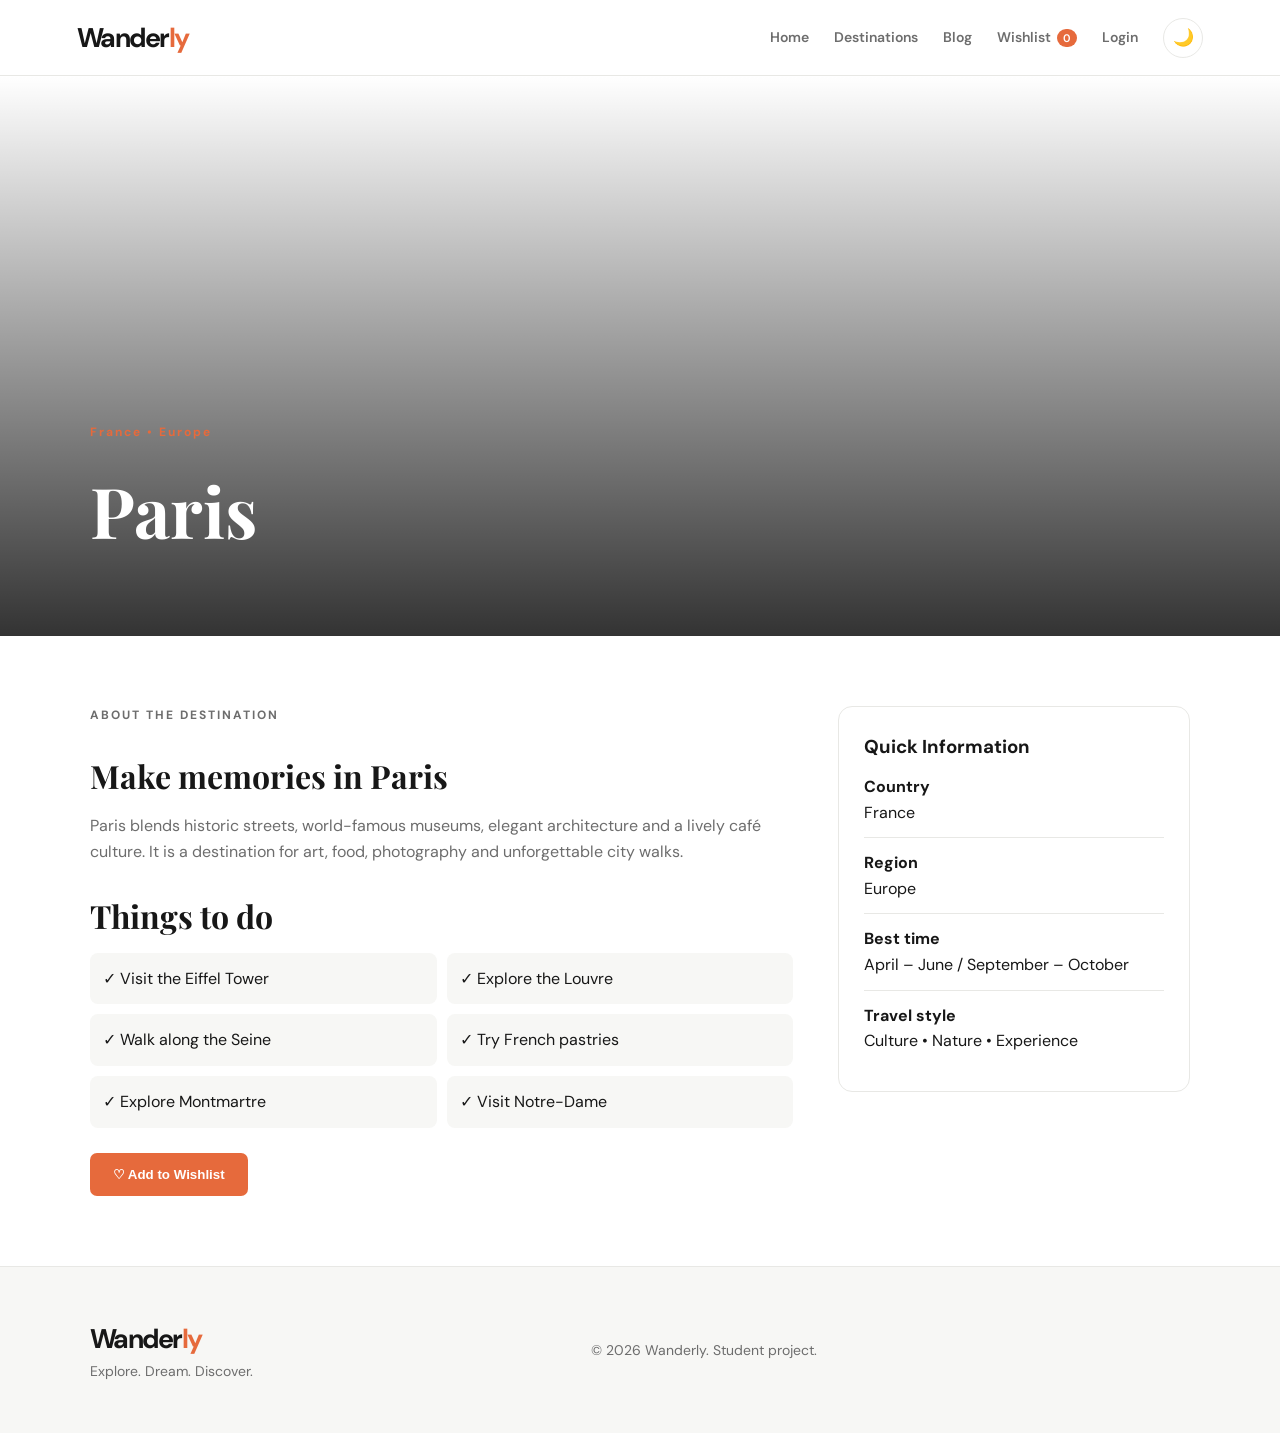
<file: destination-details.html>
<!DOCTYPE html>
<html lang="en">
<head><meta charset="UTF-8"><meta name="viewport" content="width=device-width, initial-scale=1.0"><title>Destination | Wanderly</title><link rel="stylesheet" href="css/style.css"></head>
<body>
<header class="navbar"><a class="logo" href="index.html">Wander<span>ly</span></a><button class="menu-toggle" id="menuToggle">☰</button><nav id="navMenu"><a href="index.html">Home</a><a href="destinations.html">Destinations</a><a href="blog.html">Blog</a><a href="wishlist.html">Wishlist <span id="wishCount" class="count">0</span></a><a href="login.html">Login</a><button id="themeToggle" class="theme-btn">🌙</button></nav></header>
<main id="detailsPage"></main>
<footer class="footer"><div><a class="logo" href="index.html">Wander<span>ly</span></a><p>Explore. Dream. Discover.</p></div><p class="copyright">© 2026 Wanderly. Student project.</p></footer>
<script src="js/script.js"></script>
<script src="js/wishlist.js"></script>
<script src="js/destinations.js"></script>
</body></html>
</file>
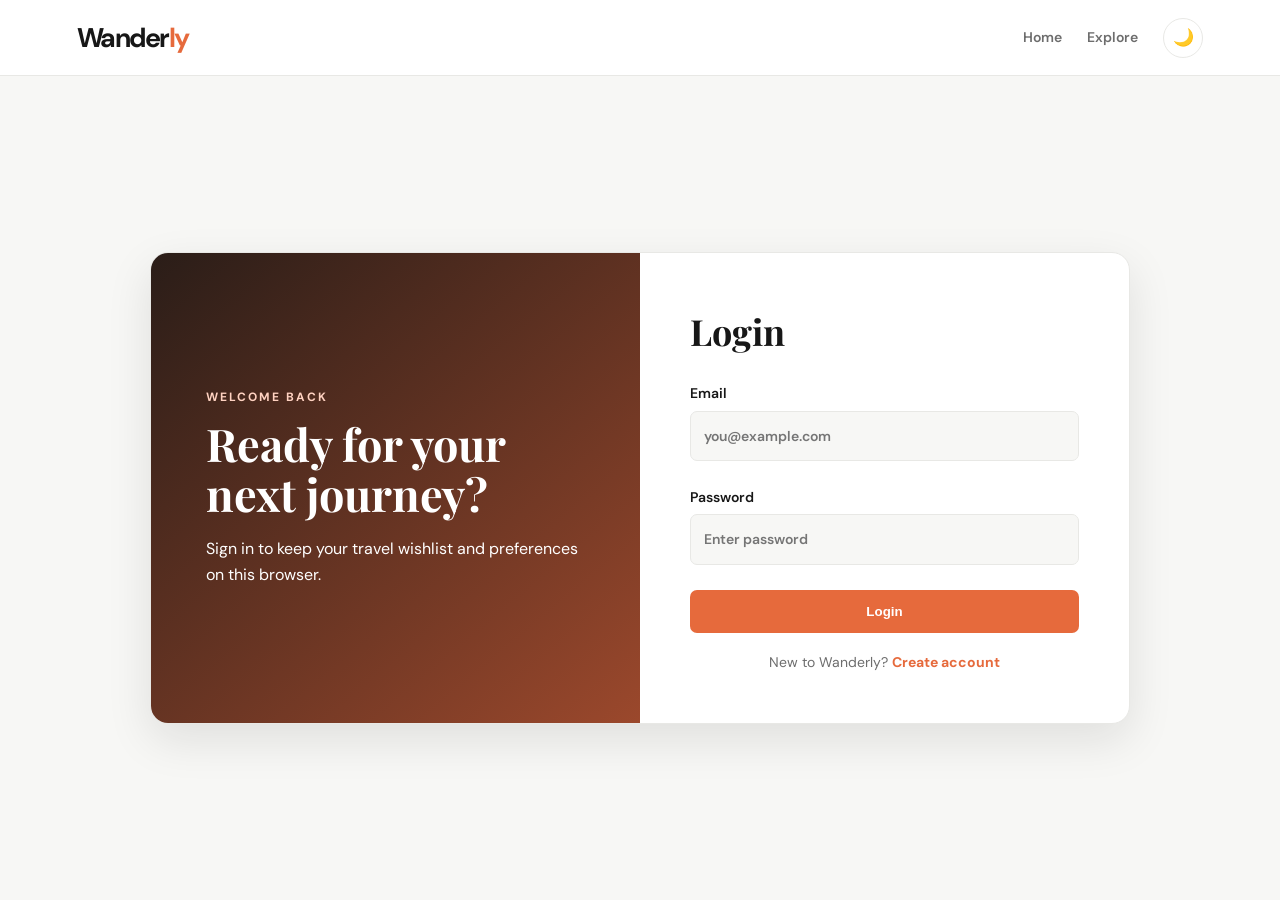
<file: login.html>
<!DOCTYPE html>
<html lang="en">
<head><meta charset="UTF-8"><meta name="viewport" content="width=device-width, initial-scale=1.0"><title>Login | Wanderly</title><link rel="stylesheet" href="css/style.css"></head>
<body class="auth-page">
<header class="navbar"><a class="logo" href="index.html">Wander<span>ly</span></a><nav><a href="index.html">Home</a><a href="destinations.html">Explore</a><button id="themeToggle" class="theme-btn">🌙</button></nav></header>
<main class="auth-wrap"><div class="auth-card"><div class="auth-side"><p class="eyebrow">WELCOME BACK</p><h1>Ready for your next journey?</h1><p>Sign in to keep your travel wishlist and preferences on this browser.</p></div><form id="loginForm" class="auth-form" novalidate><h2>Login</h2><label>Email<input id="loginEmail" type="email" placeholder="you@example.com"></label><small class="error" id="loginEmailError"></small><label>Password<input id="loginPassword" type="password" placeholder="Enter password"></label><small class="error" id="loginPasswordError"></small><button class="btn primary full" type="submit">Login</button><p id="loginMessage" class="form-message"></p><p class="switch">New to Wanderly? <a href="signup.html">Create account</a></p></form></div></main>
<script src="js/script.js"></script>
<script src="js/wishlist.js"></script>
<script src="js/validation.js"></script>
<script src="js/auth.js"></script>
</body></html>
</file>
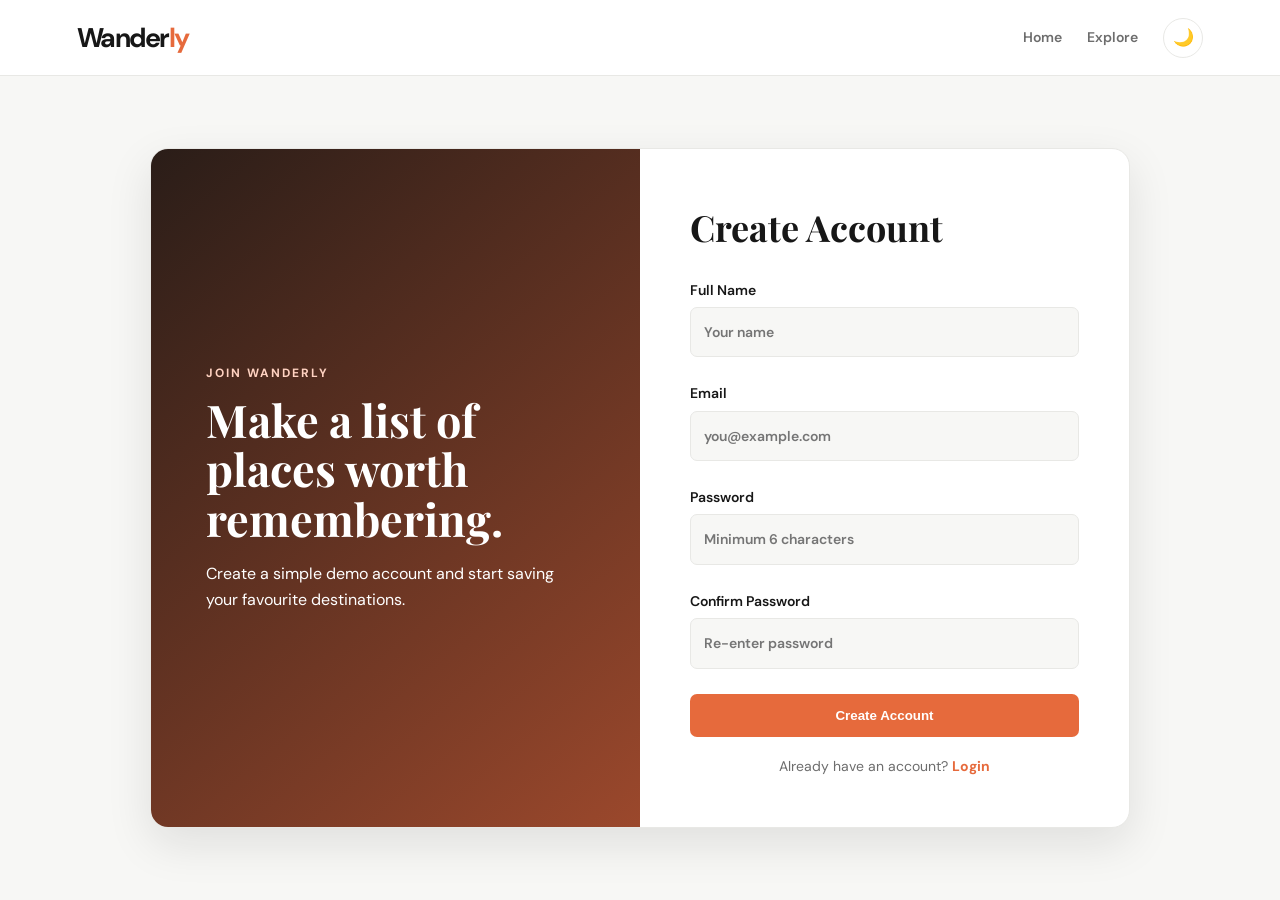
<file: signup.html>
<!DOCTYPE html>
<html lang="en">
<head><meta charset="UTF-8"><meta name="viewport" content="width=device-width, initial-scale=1.0"><title>Sign Up | Wanderly</title><link rel="stylesheet" href="css/style.css"></head>
<body class="auth-page">
<header class="navbar"><a class="logo" href="index.html">Wander<span>ly</span></a><nav><a href="index.html">Home</a><a href="destinations.html">Explore</a><button id="themeToggle" class="theme-btn">🌙</button></nav></header>
<main class="auth-wrap"><div class="auth-card"><div class="auth-side"><p class="eyebrow">JOIN WANDERLY</p><h1>Make a list of places worth remembering.</h1><p>Create a simple demo account and start saving your favourite destinations.</p></div><form id="signupForm" class="auth-form" novalidate><h2>Create Account</h2><label>Full Name<input id="signupName" type="text" placeholder="Your name"></label><small class="error" id="signupNameError"></small><label>Email<input id="signupEmail" type="email" placeholder="you@example.com"></label><small class="error" id="signupEmailError"></small><label>Password<input id="signupPassword" type="password" placeholder="Minimum 6 characters"></label><small class="error" id="signupPasswordError"></small><label>Confirm Password<input id="signupConfirm" type="password" placeholder="Re-enter password"></label><small class="error" id="signupConfirmError"></small><button class="btn primary full" type="submit">Create Account</button><p id="signupMessage" class="form-message"></p><p class="switch">Already have an account? <a href="login.html">Login</a></p></form></div></main>
<script src="js/script.js"></script>
<script src="js/wishlist.js"></script>
<script src="js/validation.js"></script>
<script src="js/auth.js"></script>
</body></html>
</file>
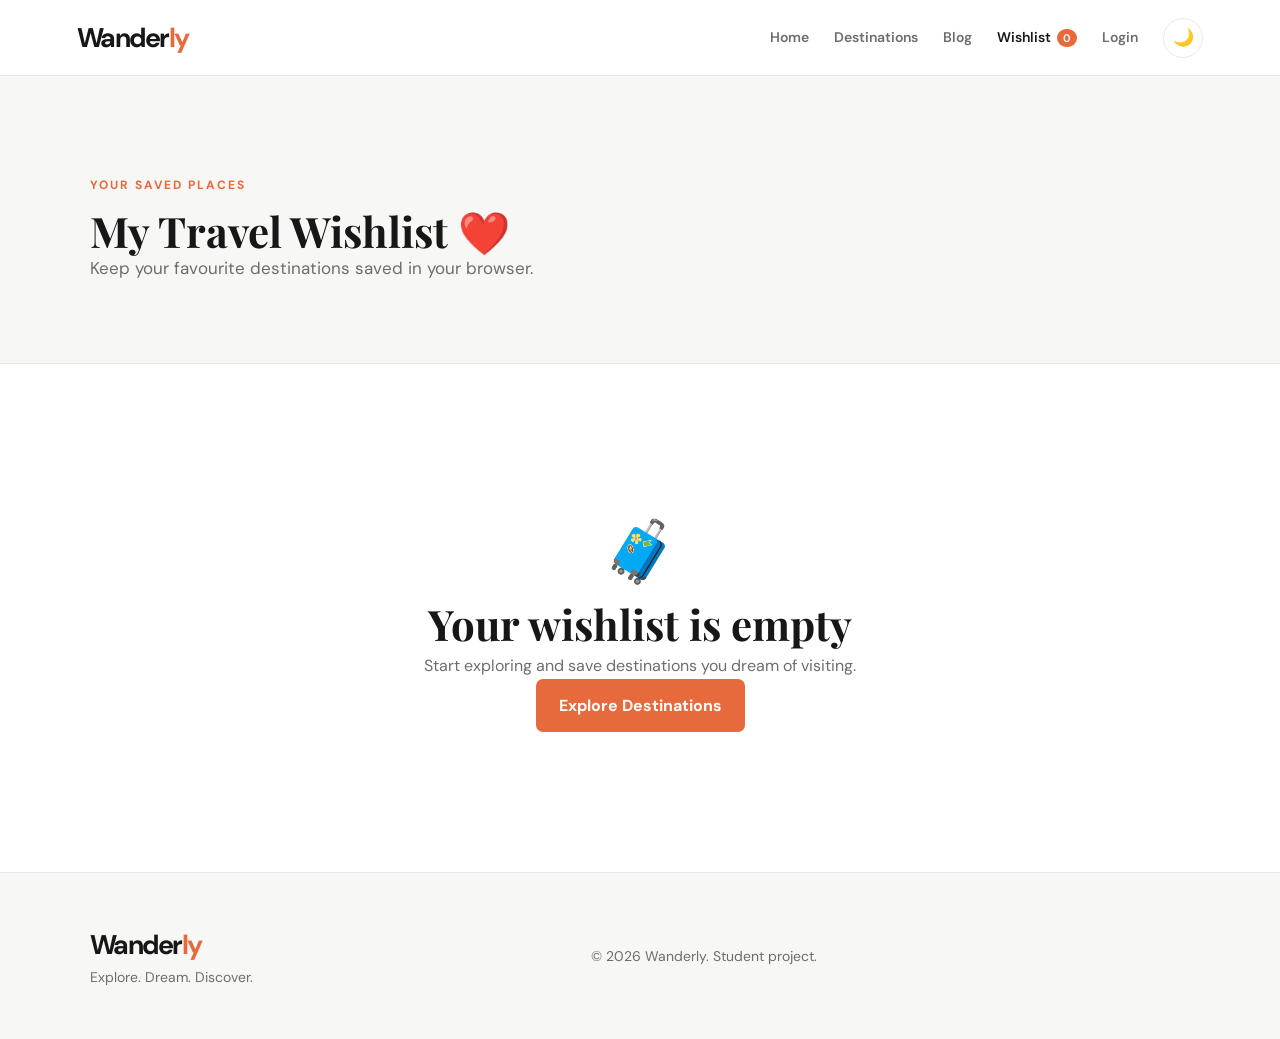
<file: wishlist.html>
<!DOCTYPE html>
<html lang="en">
<head><meta charset="UTF-8"><meta name="viewport" content="width=device-width, initial-scale=1.0"><title>My Wishlist | Wanderly</title><link rel="stylesheet" href="css/style.css"></head>
<body>
<header class="navbar"><a class="logo" href="index.html">Wander<span>ly</span></a><button class="menu-toggle" id="menuToggle">☰</button><nav id="navMenu"><a href="index.html">Home</a><a href="destinations.html">Destinations</a><a href="blog.html">Blog</a><a class="active" href="wishlist.html">Wishlist <span id="wishCount" class="count">0</span></a><a href="login.html">Login</a><button id="themeToggle" class="theme-btn">🌙</button></nav></header>
<main>
<section class="page-hero"><p class="eyebrow">YOUR SAVED PLACES</p><h1>My Travel Wishlist ❤️</h1><p>Keep your favourite destinations saved in your browser.</p></section>
<section class="section"><div class="destination-grid" id="wishlistGrid"></div><div id="emptyWishlist" class="empty-wishlist hidden"><div>🧳</div><h2>Your wishlist is empty</h2><p>Start exploring and save destinations you dream of visiting.</p><a href="destinations.html" class="btn primary">Explore Destinations</a></div></section>
</main>
<footer class="footer"><div><a class="logo" href="index.html">Wander<span>ly</span></a><p>Explore. Dream. Discover.</p></div><p class="copyright">© 2026 Wanderly. Student project.</p></footer>
<script src="js/script.js"></script>
<script src="js/wishlist.js"></script>
<script src="js/destinations.js"></script>
</body></html>
</file>
<file: css/style.css>
@import url('https://fonts.googleapis.com/css2?family=DM+Sans:wght@400;500;600;700&family=Playfair+Display:wght@600;700&display=swap');

:root{--bg:#fff;--surface:#f7f7f5;--card:#fff;--text:#171717;--muted:#6d6d6d;--border:#e8e8e5;--accent:#e66a3c;--accent2:#b84b27;--nav:rgba(255,255,255,.92);--shadow:0 16px 45px rgba(20,20,20,.10)}
body.dark{--bg:#111315;--surface:#191c1f;--card:#1d2124;--text:#f5f5f2;--muted:#a9abad;--border:#303438;--nav:rgba(17,19,21,.94);--shadow:0 16px 45px rgba(0,0,0,.28)}
*{box-sizing:border-box;margin:0;padding:0}html{scroll-behavior:smooth}body{font-family:'DM Sans',sans-serif;background:var(--bg);color:var(--text);line-height:1.6;transition:.25s}a{text-decoration:none;color:inherit}img{display:block;width:100%}.navbar{height:76px;padding:0 6%;display:flex;align-items:center;justify-content:space-between;position:sticky;top:0;z-index:20;background:var(--nav);backdrop-filter:blur(12px);border-bottom:1px solid var(--border)}.logo{font-size:27px;font-weight:700;letter-spacing:-1.5px}.logo span{color:var(--accent)}nav{display:flex;align-items:center;gap:25px}nav a{font-size:14px;font-weight:600;color:var(--muted);transition:.2s}nav a:hover,nav a.active{color:var(--text)}.theme-btn,.menu-toggle{border:1px solid var(--border);background:var(--card);color:var(--text);border-radius:50%;width:40px;height:40px;cursor:pointer;font-size:17px}.menu-toggle{display:none;border-radius:9px}.count{font-size:11px;background:var(--accent);color:#fff;border-radius:20px;padding:2px 6px;margin-left:3px}.hero{min-height:650px;display:flex;align-items:center;padding:80px 8%;background:linear-gradient(90deg,rgba(10,14,20,.78),rgba(10,14,20,.28)),url('https://images.unsplash.com/photo-1500530855697-b586d89ba3ee?auto=format&fit=crop&w=2000&q=85') center/cover}.hero-content{max-width:720px;color:white}.eyebrow{font-size:12px;letter-spacing:2px;font-weight:700;color:var(--accent);margin-bottom:12px}.hero .eyebrow{color:#ffd2c1}.hero h1{font-family:'Playfair Display',serif;font-size:clamp(48px,7vw,84px);line-height:1.02;margin-bottom:22px}.hero h1 span{color:#ff9d76}.hero p:not(.eyebrow){font-size:18px;max-width:650px;color:#eee;margin-bottom:30px}.hero-actions{display:flex;gap:12px;flex-wrap:wrap}.btn{display:inline-flex;justify-content:center;align-items:center;padding:13px 22px;border-radius:7px;font-weight:700;border:1px solid transparent;cursor:pointer;transition:.2s}.btn.primary{background:var(--accent);color:white}.btn.primary:hover{background:var(--accent2);transform:translateY(-2px)}.btn.secondary{border-color:rgba(255,255,255,.7);color:white;background:rgba(255,255,255,.08)}.btn.secondary:hover{background:white;color:#222}.section{padding:90px 7%}.section-heading{display:flex;justify-content:space-between;align-items:end;margin-bottom:35px}.section-heading.center{justify-content:center;text-align:center}.section h2,.page-hero h1{font-family:'Playfair Display',serif;font-size:42px;line-height:1.15}.text-link{color:var(--accent);font-weight:700}.destination-grid{display:grid;grid-template-columns:repeat(3,1fr);gap:24px}.destination-card{background:var(--card);border:1px solid var(--border);border-radius:14px;overflow:hidden;box-shadow:var(--shadow);transition:.3s}.destination-card:hover{transform:translateY(-7px)}.destination-image{height:250px;object-fit:cover}..destination-body{padding:20px}.destination-body .country{font-size:12px;text-transform:uppercase;letter-spacing:1.5px;color:var(--accent);font-weight:700}.destination-body h3{font-family:'Playfair Display',serif;font-size:27px;margin:4px 0}.destination-body p{color:var(--muted);font-size:14px;margin:8px 0 18px}.card-actions{display:flex;gap:9px}.small-btn{border:1px solid var(--border);background:var(--surface);color:var(--text);padding:9px 12px;border-radius:6px;cursor:pointer;font-weight:600}.small-btn:hover{border-color:var(--accent);color:var(--accent)}.heart-btn.saved{background:#ffe8df;color:#d94e20;border-color:#ffd2c3}.feature-section{background:var(--surface);padding:90px 7%}.feature-grid{display:grid;grid-template-columns:repeat(4,1fr);gap:20px;max-width:1200px;margin:auto}.feature-card{padding:28px;background:var(--card);border:1px solid var(--border);border-radius:14px}.feature-icon{font-size:34px;margin-bottom:12px}.feature-card h3{margin-bottom:7px}.feature-card p{color:var(--muted);font-size:14px}.blog-grid{display:grid;grid-template-columns:repeat(3,1fr);gap:24px}.blog-large{grid-template-columns:repeat(2,1fr)}.blog-card{border:1px solid var(--border);border-radius:14px;overflow:hidden;background:var(--card);box-shadow:var(--shadow)}.blog-card img{height:235px;object-fit:cover}.blog-body{padding:22px}.blog-body span{font-size:12px;color:var(--accent);font-weight:700;text-transform:uppercase;letter-spacing:1px}.blog-body h2,.blog-body h3{font-family:'Playfair Display',serif;margin:7px 0;font-size:26px}.blog-body p{color:var(--muted);font-size:14px;margin-bottom:15px}.quote-section{margin:0 7% 90px;padding:90px 7%;border-radius:18px;background:linear-gradient(110deg,#251d1a,#7b3824);color:white}.quote-section h2{font-family:'Playfair Display',serif;font-size:48px;max-width:800px;margin-bottom:25px}.page-hero{padding:100px 7% 80px;background:var(--surface);border-bottom:1px solid var(--border)}.page-hero p:not(.eyebrow){max-width:650px;color:var(--muted);font-size:17px}.search-row{display:flex;gap:14px;margin-bottom:35px}.search-row input,.search-row select{width:100%;padding:14px 16px;border:1px solid var(--border);border-radius:8px;background:var(--card);color:var(--text);font:inherit}.search-row select{max-width:230px}.hidden{display:none!important}.empty-state,.empty-wishlist{text-align:center;padding:50px;color:var(--muted)}.empty-wishlist div{font-size:60px}.empty-wishlist h2{color:var(--text);font-family:'Playfair Display',serif;margin-bottom:5px}.details-hero{height:560px;background-size:cover;background-position:center;display:flex;align-items:end;padding:70px 7%;color:white;position:relative}.details-hero:before{content:'';position:absolute;inset:0;background:linear-gradient(transparent,rgba(0,0,0,.8))}.details-title{position:relative;z-index:1}.details-title h1{font-family:'Playfair Display',serif;font-size:70px}.details-content{display:grid;grid-template-columns:2fr 1fr;gap:45px;padding:70px 7%}.details-content h2{font-family:'Playfair Display',serif;font-size:32px;margin-bottom:12px}.details-content p{color:var(--muted);margin-bottom:25px}.activity-list{display:grid;grid-template-columns:repeat(2,1fr);gap:10px;list-style:none}.activity-list li{background:var(--surface);padding:13px;border-radius:8px}.info-box{border:1px solid var(--border);background:var(--card);padding:25px;border-radius:14px;height:max-content}.info-box div{padding:12px 0;border-bottom:1px solid var(--border)}.info-box div:last-child{border:0}.info-box strong{display:block}.auth-page{background:var(--surface);min-height:100vh}.auth-wrap{min-height:calc(100vh - 76px);display:flex;align-items:center;justify-content:center;padding:50px 6%}.auth-card{width:min(980px,100%);display:grid;grid-template-columns:1fr 1fr;background:var(--card);border:1px solid var(--border);border-radius:18px;overflow:hidden;box-shadow:var(--shadow)}.auth-side{padding:55px;background:linear-gradient(140deg,#2a1d18,#9b482c);color:white;display:flex;flex-direction:column;justify-content:center}.auth-side .eyebrow{color:#ffd2c1}.auth-side h1{font-family:'Playfair Display',serif;font-size:45px;line-height:1.1;margin-bottom:18px}.auth-form{padding:50px}.auth-form h2{font-family:'Playfair Display',serif;font-size:36px;margin-bottom:22px}.auth-form label{display:block;font-size:14px;font-weight:600;margin-bottom:10px}.auth-form input{width:100%;padding:13px;margin-top:6px;border:1px solid var(--border);border-radius:7px;background:var(--surface);color:var(--text);font:inherit}.auth-form input:focus{outline:2px solid rgba(230,106,60,.25);border-color:var(--accent)}.error{display:block;color:#d94e20;min-height:20px;font-size:12px;margin-top:-5px}.form-message{text-align:center;margin:12px 0;font-weight:600}.form-message.success{color:#288a52}.form-message.fail{color:#d94e20}.full{width:100%}.switch{text-align:center;color:var(--muted);margin-top:18px;font-size:14px}.switch a{color:var(--accent);font-weight:700}.footer{padding:50px 7%;border-top:1px solid var(--border);display:grid;grid-template-columns:1fr 1fr 1fr;align-items:center;gap:20px;background:var(--surface)}.footer p{color:var(--muted);font-size:14px}.footer-links{display:flex;justify-content:center;gap:20px;color:var(--muted);font-size:14px}.copyright{text-align:right}.toast{position:fixed;right:22px;bottom:22px;background:var(--text);color:var(--bg);padding:13px 18px;border-radius:8px;z-index:100;box-shadow:var(--shadow);animation:slideIn .25s}@keyframes slideIn{from{transform:translateY(20px);opacity:0}to{transform:none;opacity:1}}

@media(max-width:900px){.navbar{padding:0 5%}.menu-toggle{display:block}nav#navMenu{display:none;position:absolute;top:76px;left:0;right:0;background:var(--nav);padding:20px 6%;border-bottom:1px solid var(--border);flex-direction:column;align-items:flex-start;gap:17px}nav#navMenu.open{display:flex}.destination-grid,.blog-grid{grid-template-columns:repeat(2,1fr)}.feature-grid{grid-template-columns:repeat(2,1fr)}.details-content{grid-template-columns:1fr}.footer{grid-template-columns:1fr 1fr}.copyright{text-align:left}.footer-links{justify-content:flex-start}}
@media(max-width:600px){.hero{min-height:620px;padding:65px 6%}.hero h1{font-size:48px}.hero p:not(.eyebrow){font-size:16px}.section,.feature-section{padding:65px 6%}.section h2,.page-hero h1{font-size:34px}.section-heading{align-items:start;gap:12px}.destination-grid,.blog-grid,.blog-large,.feature-grid{grid-template-columns:1fr}.destination-image{height:220px}.search-row{flex-direction:column}.search-row select{max-width:none}.page-hero{padding:70px 6%}.details-hero{height:450px;padding:50px 6%}.details-title h1{font-size:50px}.details-content{padding:50px 6%}.activity-list{grid-template-columns:1fr}.auth-card{grid-template-columns:1fr}.auth-side{padding:38px}.auth-side h1{font-size:36px}.auth-form{padding:38px}.footer{grid-template-columns:1fr;padding:40px 6%}.footer-links{flex-wrap:wrap}.copyright{text-align:left}.quote-section{margin:0 6% 65px;padding:60px 7%}.quote-section h2{font-size:35px}}
</file>
